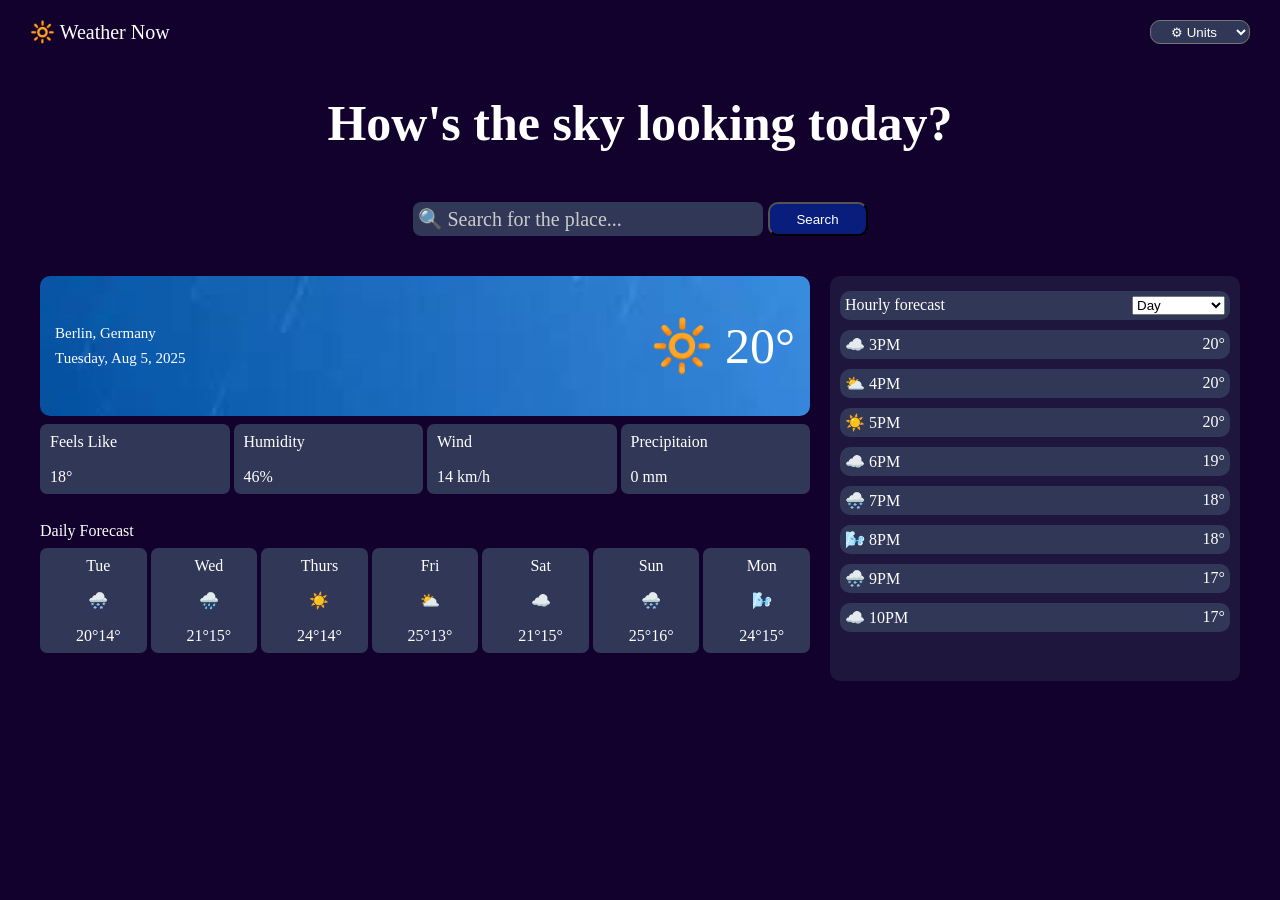
<file: index.html>
<!DOCTYPE html>
<html lang="en">

<head>
    <meta charset="UTF-8">
    <meta name="viewport" content="width=device-width, initial-scale=1.0">
    <title>Assignment_2</title>
    <link rel="stylesheet" href="index.css">
</head>

<body>
    <section class="hero-container">

        <div class="lvl1-item">
            <div class="lvl2-item">🔆 Weather Now</div>
            <select id="units" class="lvl2-item">
                <option value="" disabled selected>⚙ Units</option>
                <option value="celsius">Celsius</option>
                <option value="fahrenheit">Fahrenheit</option>
            </select>
        </div>

        <h2 class="lvl1-item">How's the sky looking today?</h2>

        <div class="lvl1-item">
            <div class="search">
                🔍 Search for the place...
            </div>
            <button class="search-btn">Search</button>
        </div>

    </section>



    <section class="content-container">

        <div class="left-item">

            <div class="lvl2-item1">
                <div>
                    <p>Berlin, Germany</p>
                    <p>Tuesday, Aug 5, 2025</p>
                </div>
                <div class="temperature">🔆 20°</div>
            </div>

            <div class="lvl2-item2">
                <div class="lvl3-item">
                    <div>Feels Like</div>
                    <div>18°</div>
                </div>
                <div class="lvl3-item">
                    <div>Humidity</div>
                    <div>46%</div>
                </div>
                <div class="lvl3-item">
                    <div>Wind</div>
                    <div>14 km/h</div>
                </div>
                <div class="lvl3-item">
                    <div>Precipitaion</div>
                    <div>0 mm</div>
                </div>
            </div>

            <div class="lvl2-item3">
                <div class="lvl3-title">Daily Forecast</div>
                <div class="lvl3-content">
                    <div class="lvl3-item">
                        <div>Tue</div>
                        <div>🌨️</div>
                        <div><span>20°</span><span>14°</span></div>
                    </div>
                    <div class="lvl3-item">
                        <div>Wed</div>
                        <div>🌧️</div>
                        <div><span>21°</span><span>15°</span></div>
                    </div>
                    <div class="lvl3-item">
                        <div>Thurs</div>
                        <div>☀️</div>
                        <div><span>24°</span><span>14°</span></div>
                    </div>
                    <div class="lvl3-item">
                        <div>Fri</div>
                        <div>⛅️</div>
                        <div><span>25°</span><span>13°</span></div>
                    </div>
                    <div class="lvl3-item">
                        <div>Sat</div>
                        <div>☁️</div>
                        <div><span>21°</span><span>15°</span></div>
                    </div>
                    <div class="lvl3-item">
                        <div>Sun</div>
                        <div>🌨️</div>
                        <div><span>25°</span><span>16°</span></div>
                    </div>
                    <div class="lvl3-item">
                        <div>Mon</div>
                        <div>🌬️</div>
                        <div><span>24°</span><span>15°</span></div>
                    </div>

                </div>
            </div>
        </div>


        <aside class="right-item">
            <div class="lvl2-item">
                Hourly forecast
                <select id="day">
                    <option value="" disabled selected>Day</option>
                    <option value="Saturday">Saturday</option>
                    <option value="Sunday">Sunday</option>
                    <option value="Monday">Monday</option>
                    <option value="Tuesday">Tuesday</option>
                    <option value="Wednesday">Wednesday</option>
                    <option value="Thusday">Thusday</option>
                    <option value="Friday">Friday</option>
                </select>
            </div>
            <div class="lvl2-item">
                <span>☁️ 3PM</span>
                <span>20°</span>
            </div>
            <div class="lvl2-item">
                <span>⛅️ 4PM</span>
                <span>20°</span>
            </div>
            <div class="lvl2-item">
                <span>☀️ 5PM</span>
                <span>20°</span>
            </div>
            <div class="lvl2-item">
                <span>☁️ 6PM</span>
                <span>19°</span>
            </div>
            <div class="lvl2-item">
                <span>🌨️ 7PM</span>
                <span>18°</span>
            </div>
            <div class="lvl2-item">
                <span>🌬️ 8PM</span>
                <span>18°</span>
            </div>
            <div class="lvl2-item">
                <span>🌨️ 9PM</span>
                <span>17°</span>
            </div>
            <div class="lvl2-item">
                <span>☁️ 10PM</span>
                <span>17°</span>
            </div>
            </div>
        </aside>
    </section>
</body>

</html>
</file>
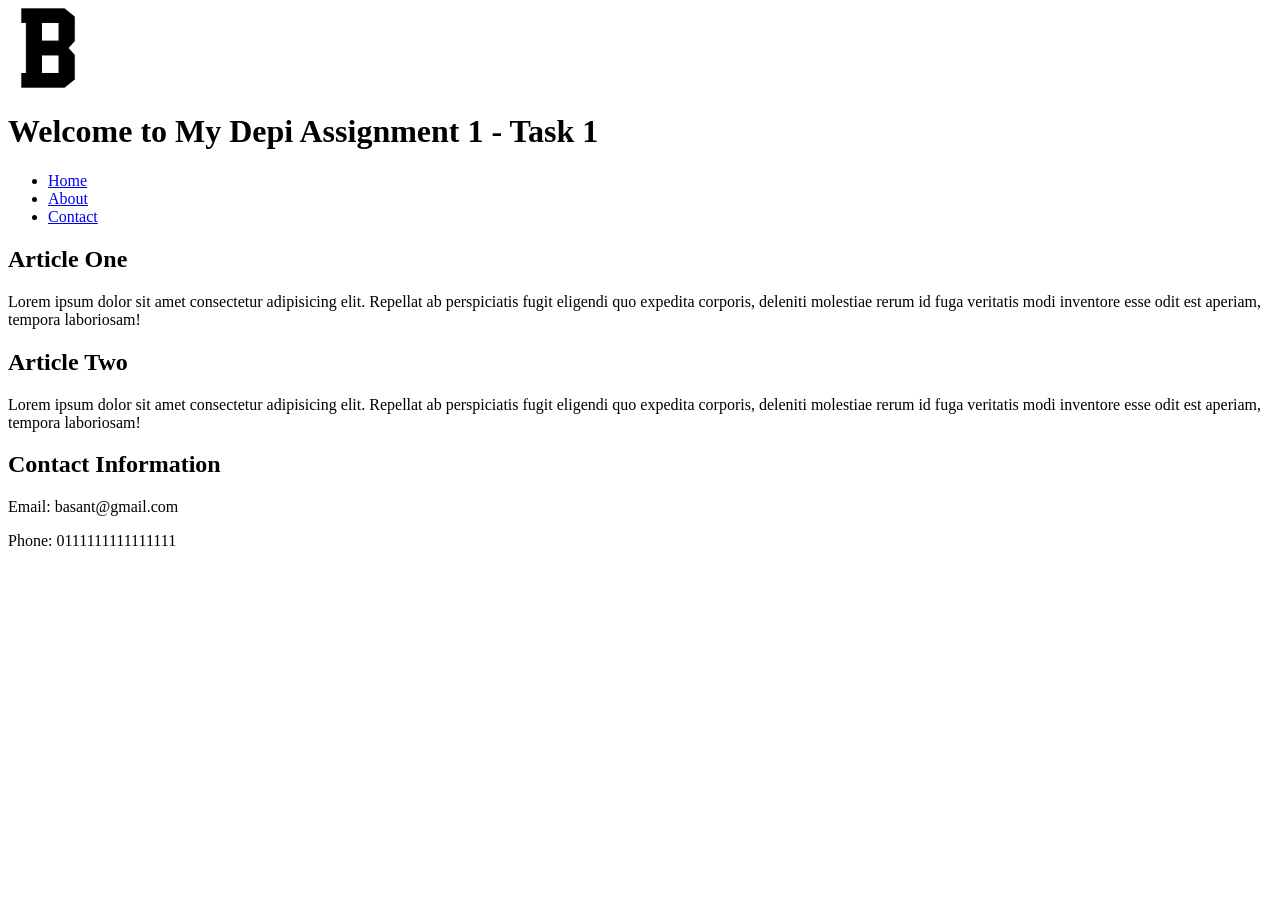
<file: task1.html>
<!DOCTYPE html>
<html lang="en">
<head>
  <meta charset="UTF-8">
  <title>Task 1</title>
</head>
<body>

  <header>
    <img src="Logo.png" alt="My Logo" width="80">
    <h1>Welcome to My Depi Assignment 1 - Task 1</h1>
    <nav>
      <ul>
        <li><a href="#">Home</a></li>
        <li><a href="#">About</a></li>
        <li><a href="#">Contact</a></li>
      </ul>
    </nav>
  </header>

  <main>
    <section class="articles">
      <article>
        <h2>Article One</h2>
        <p>Lorem ipsum dolor sit amet consectetur adipisicing elit. Repellat ab perspiciatis fugit eligendi quo expedita corporis, deleniti molestiae rerum id fuga veritatis modi inventore esse odit est aperiam, tempora laboriosam!</p>
      </article>

      <article>
        <h2>Article Two</h2>
        <p>Lorem ipsum dolor sit amet consectetur adipisicing elit. Repellat ab perspiciatis fugit eligendi quo expedita corporis, deleniti molestiae rerum id fuga veritatis modi inventore esse odit est aperiam, tempora laboriosam!</p>
      </article>
    </section>
  </main>


  <footer>
    <h2>Contact Information</h2>
    <p>Email: basant@gmail.com</p>
    <p>Phone: 0111111111111111</p>
  </footer>

</body>
</html>
</file>
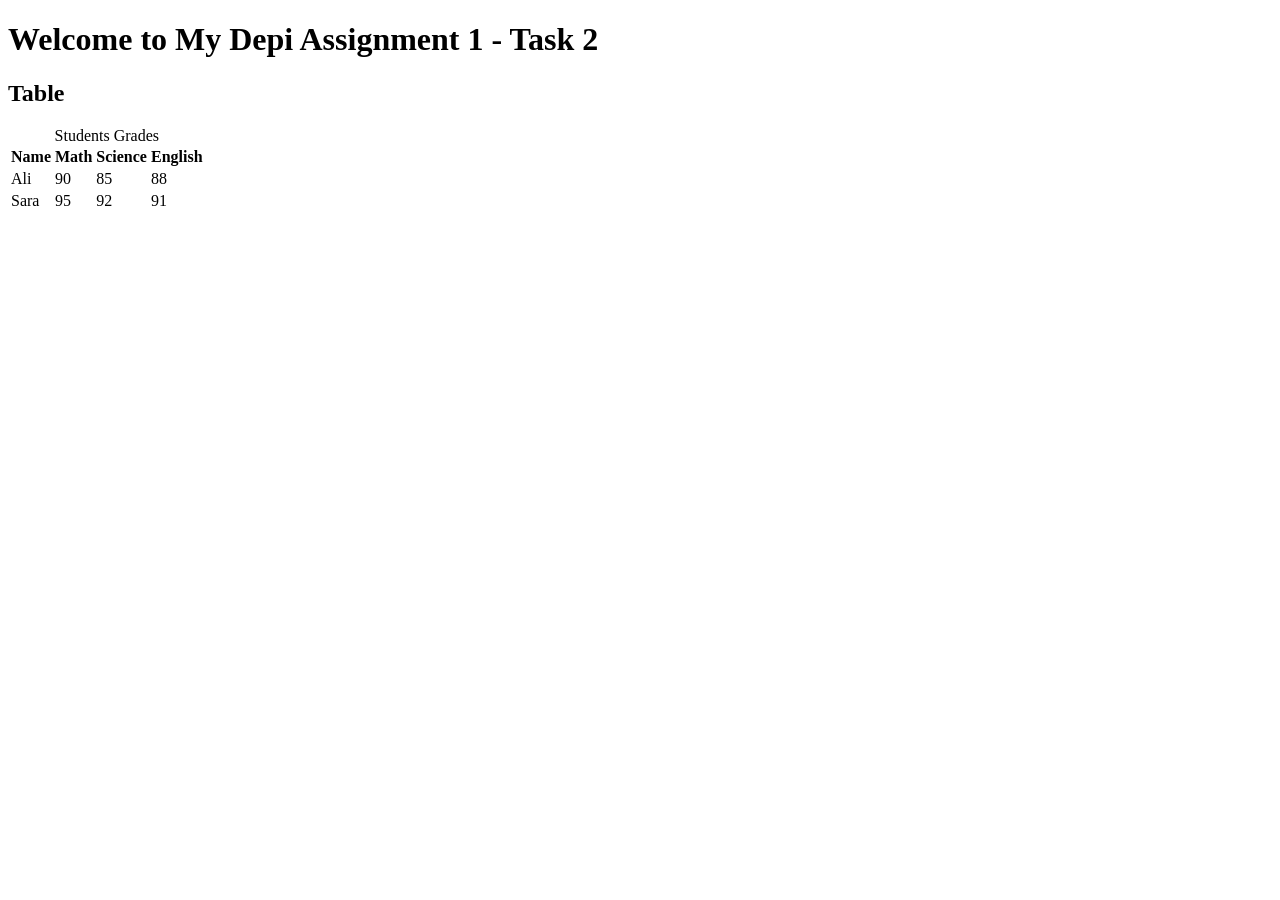
<file: task2.html>
<!DOCTYPE html>
<html lang="en">
<head>
    <meta charset="UTF-8">
    <title>Task 2</title>
</head>
<body>
    <header>
        <h1>Welcome to My Depi Assignment 1 - Task 2</h1>
    </header>
    <main>
        <section class="students_grades">
            <h2>Table</h2>
            <table>
                <caption>Students Grades</caption>
                <thead>
                    <tr>
                        <th>Name</th>
                        <th>Math</th>
                        <th>Science</th>
                        <th>English</th>
                    </tr>
                </thead>
                <tbody>
                    <tr>
                        <td>Ali</td>
                        <td>90</td>
                        <td>85</td>
                        <td>88</td>
                    </tr>
                    <tr>
                        <td>Sara</td>
                        <td>95</td>
                        <td>92</td>
                        <td>91</td>
                    </tr>
                </tbody>
            </table>
        </section>
    </main>
</body>
</file>
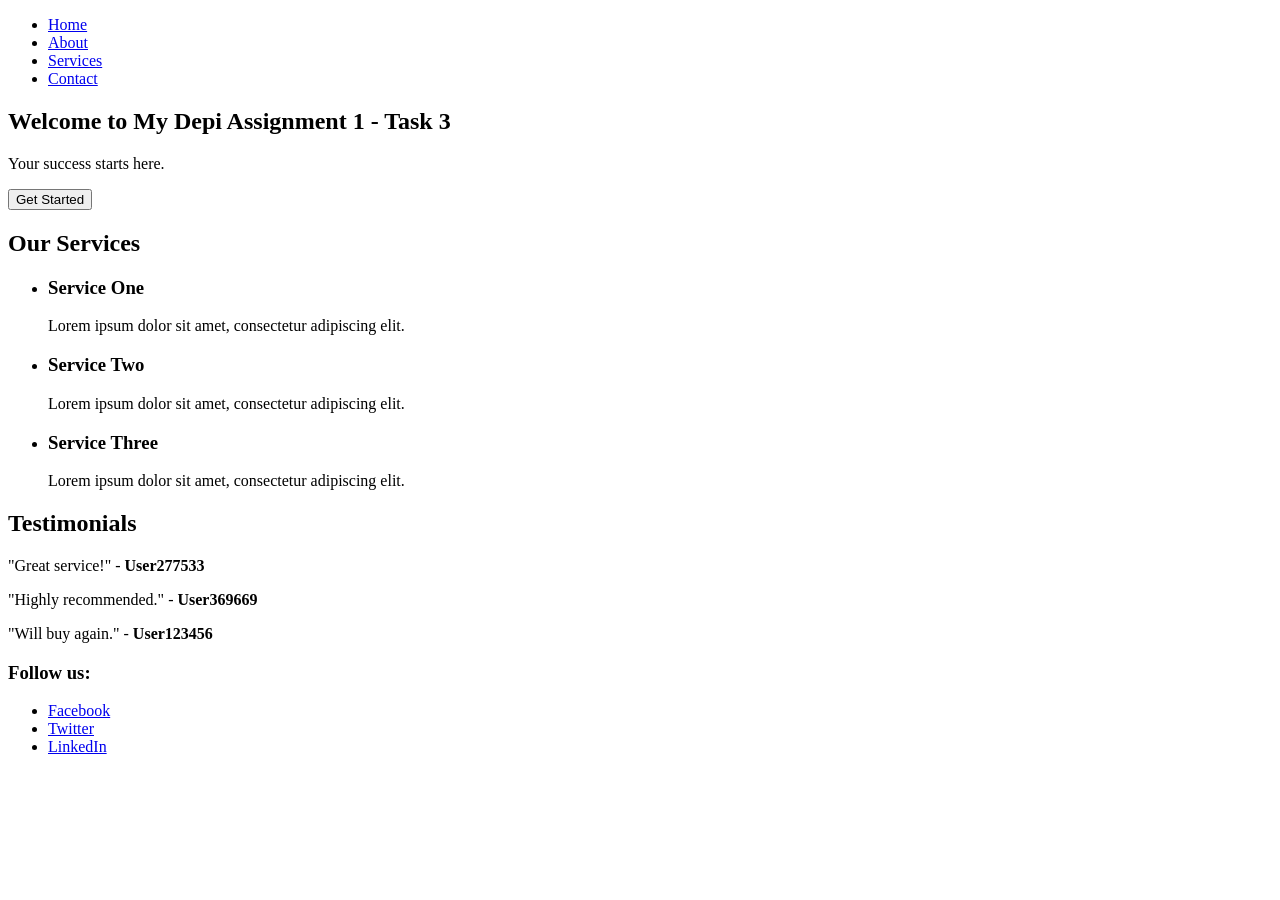
<file: task3.html>
<!DOCTYPE html>
<html lang="en">
<head>
  <meta charset="UTF-8">
  <title>Landing Page</title>
</head>
<body>

  <header>
    <nav>
      <ul>
        <li><a href="#">Home</a></li>
        <li><a href="#">About</a></li>
        <li><a href="#">Services</a></li>
        <li><a href="#">Contact</a></li>
      </ul>
    </nav>
  </header>

  <main>
    <section class="hero">
      <h1>Welcome to My Depi Assignment 1 - Task 3</h1>
      <p>Your success starts here.</p>
      <button>Get Started</button>
    </section>

    <section class="services">
      <h2>Our Services</h2>
      <ul>
        <li>
          <article>
            <h3>Service One</h3>
            <p>Lorem ipsum dolor sit amet, consectetur adipiscing elit.</p>
          </article>
        </li>
        <li>
          <article>
            <h3>Service Two</h3>
            <p>Lorem ipsum dolor sit amet, consectetur adipiscing elit.</p>
          </article>
        </li>
        <li>
          <article>
            <h3>Service Three</h3>
            <p>Lorem ipsum dolor sit amet, consectetur adipiscing elit.</p>
          </article>
        </li>
      </ul>

    <section class="testimonials">
      <h2>Testimonials</h2>
      <div>
        <article>
          <p>"Great service!" - <b>User277533</b></p>
        </article>
        <article>
          <p>"Highly recommended." - <b>User369669</b></p>
        </article>
        <article>
          <p>"Will buy again." - <b>User123456</b></p>
      </div>
    </section>
  </main>

  <footer>
      <h3>Follow us:</h3>
    <ul>
      <li><a href="https://www.facebook.com">Facebook</a></li>
      <li><a href="https://www.twitter.com">Twitter</a></li>
      <li><a href="https://www.linkedin.com">LinkedIn</a></li>
    </ul>
  </footer>

</body>
</html>
</file>
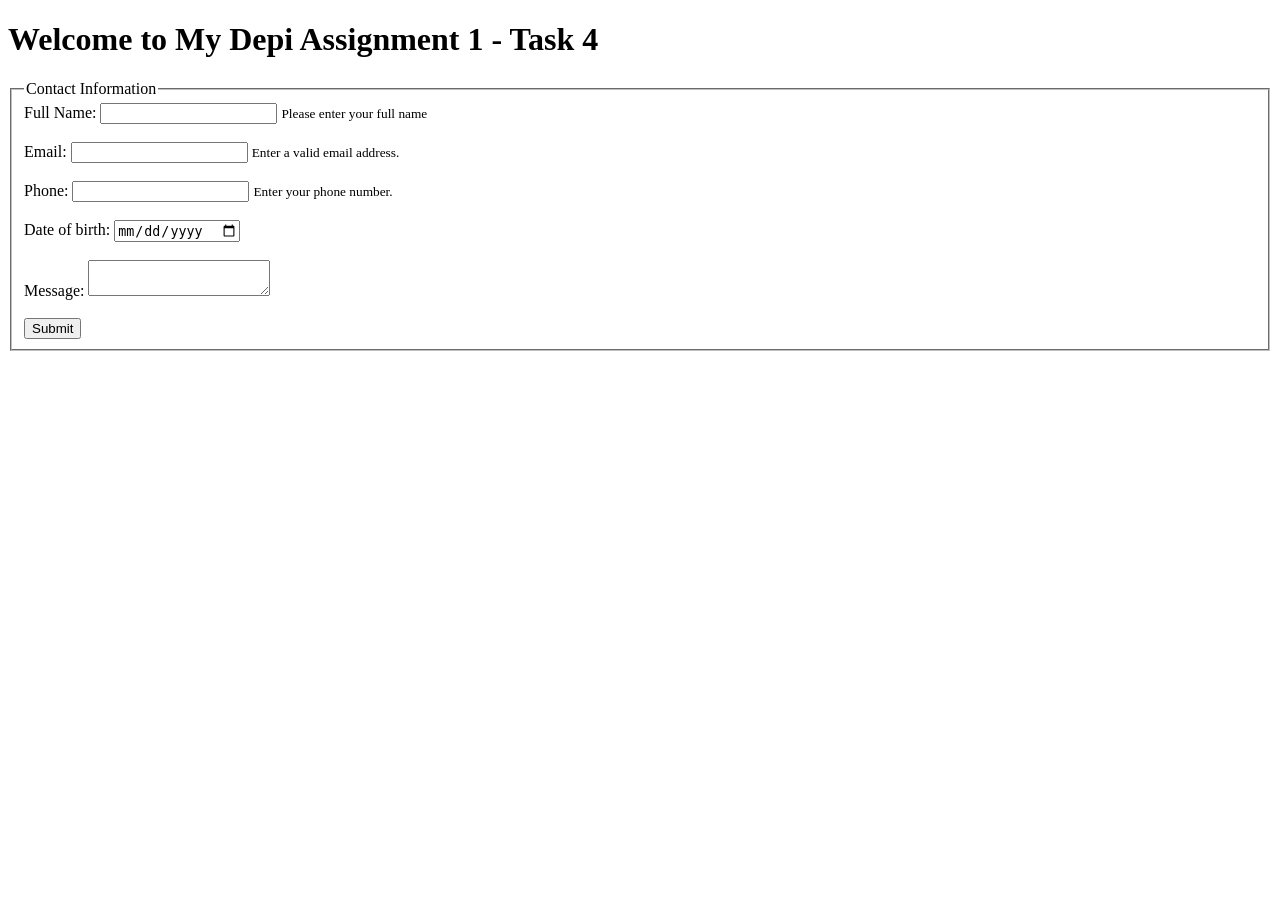
<file: task4.html>
<!DOCTYPE html>
<html lang="en">
<head>
  <meta charset="UTF-8">
  <title>Task 4</title>
</head>
<body>
    <h1>Welcome to My Depi Assignment 1 - Task 4</h1>
    <form>
      <fieldset>
        <legend>Contact Information</legend>
        
        <div>
            <label for="fullname">Full Name:</label>
            <input 
                type="text" 
                id="fullname" 
                name="fullname" 
                required 
                aria-required="true"
                aria-describedby="fullname-help">
            <small id="fullname-help">Please enter your full name</small>
            <br><br>
        </div>

        <div>
            <label for="email">Email:</label>
            <input 
              type="email" 
              id="email" 
              name="email"
              required
              pattern="^[^@\s]+@[^@\s]+\.[^@\s]+$"
              aria-required="true"
              aria-describedby="emailHelp"
              aria-invalid="false"
            >
            <small id="emailHelp">Enter a valid email address.</small>
        
            <br><br>
        </div>
        
        <div>
            <label for="phone">Phone:</label>
            <input 
              type="tel" 
              id="phone" 
              name="phone"
              required
              pattern="[0-9]{3}-[0-9]{3}-[0-9]{4}"
              aria-required="true"
              aria-describedby="phone-help"
              aria-invalid="false"
            >
            <small id="phoneHelp">Enter your phone number.</small>
            
            <br><br>
        </div>

        <div>
            <label for="dob">Date of birth:</label>
            <input type="date" id="dob" name="dob" 
            required
            aria-required="true"
            aria-invalid="false"
            >
            <br><br>
        </div>

        <div>  
            <label for="message">Message:</label>
            <textarea id="message" name="message"></textarea>
            <br><br> 
        </div>
    
        <button type="submit">Submit</button>
      </fieldset>
    </form>

</body>
</html>
</file>
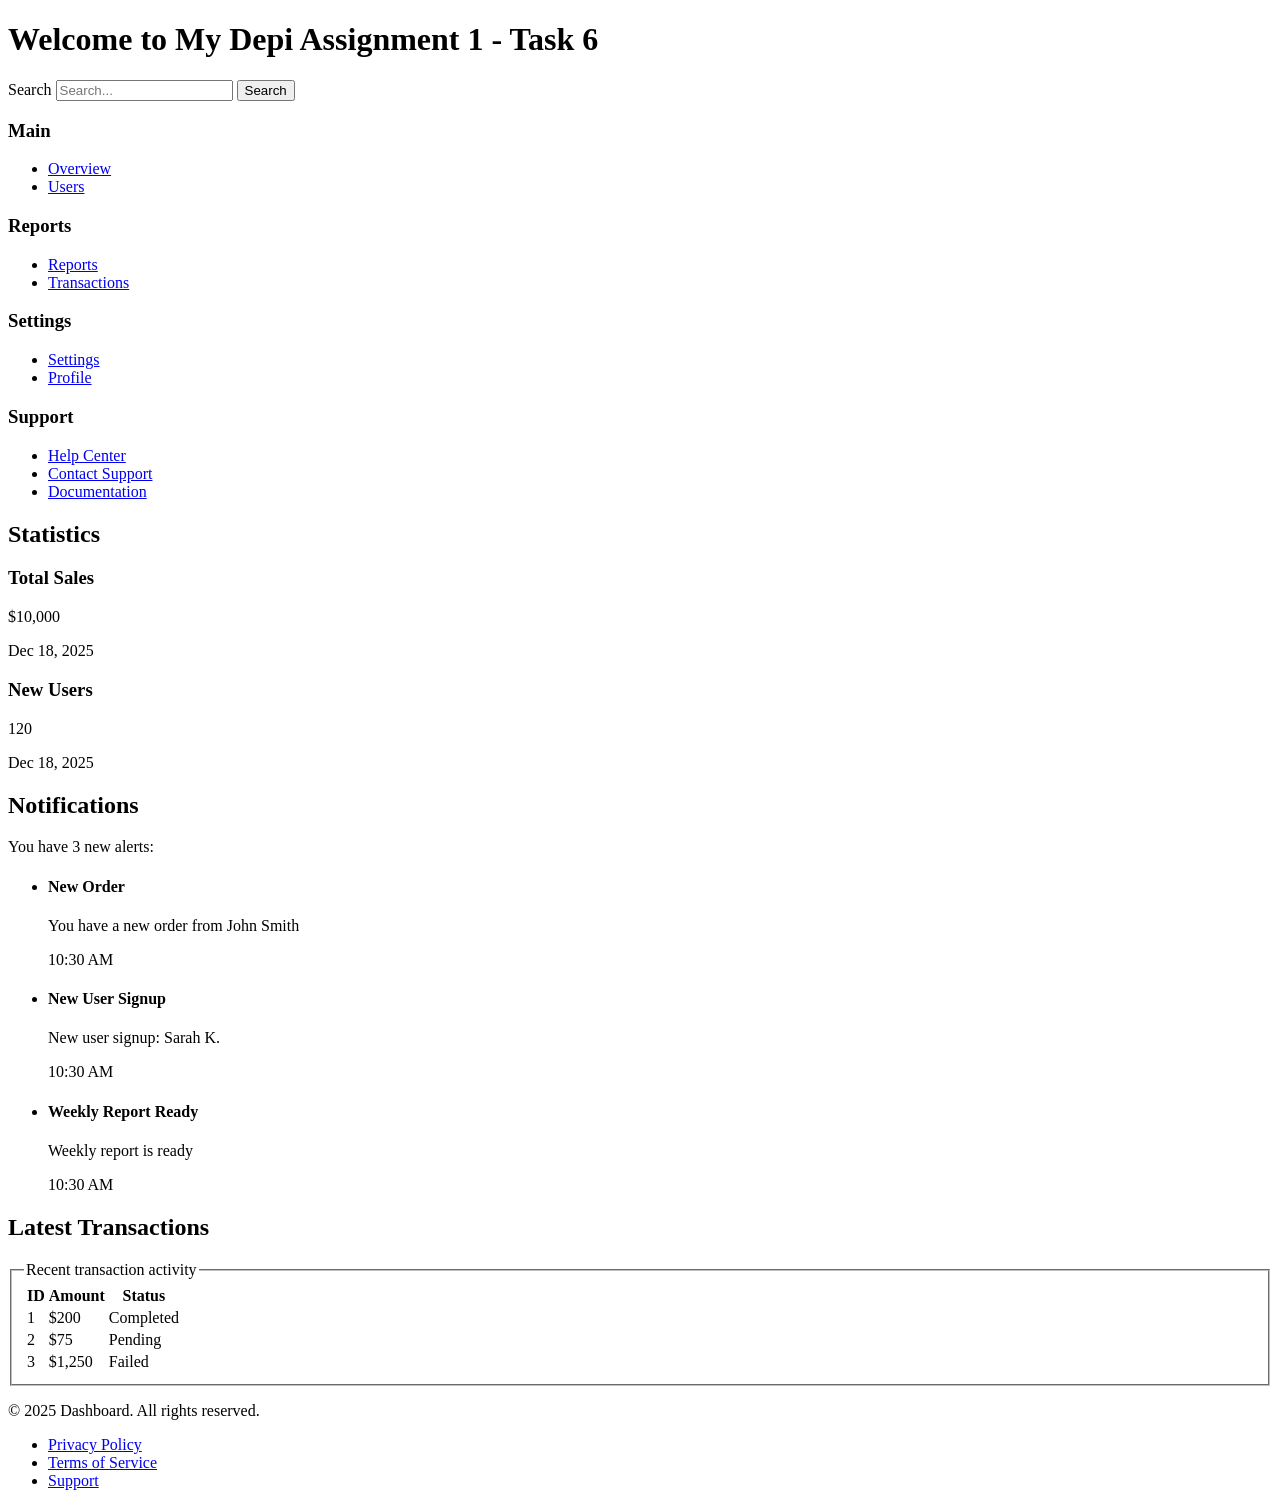
<file: task6.html>
<!DOCTYPE html>
<html lang="en">
<head>
  <meta charset="UTF-8">
  <title>Task 6</title>
  <meta name="viewport" content="width=device-width, initial-scale=1.0">
</head>
<body>
  <header>
    <h1>Welcome to My Depi Assignment 1 - Task 6</h1>
    <form role="search" aria-label="Site search">
      <label for="search">Search</label>
      <input id="search" name="search" type="search" placeholder="Search..." />
      <button type="submit">Search</button>
    </form>
  </header>


  <nav aria-label="Sidebar">
    <h3>Main</h3>
    <ul>
      <li><a href="#overview">Overview</a></li>
      <li><a href="#users">Users</a></li>
    </ul>

    <h3>Reports</h3>
    <ul>
      <li><a href="#reports">Reports</a></li>
      <li><a href="#transactions">Transactions</a></li>
    </ul>

    <h3>Settings</h3>
    <ul>
      <li><a href="#settings">Settings</a></li>
      <li><a href="#profile">Profile</a></li>
    </ul>

    <h3>Support</h3>
      <ul>
          <li><a href="#help">Help Center</a></li>
          <li><a href="#contact">Contact Support</a></li>
          <li><a href="#documentation">Documentation</a></li>
      </ul>
  </nav>

  
  <main id="overview">
    <section aria-labelledby="cards-title">
      <h2 id="cards-title">Statistics</h2>

      <article>
        <h3>Total Sales</h3>
        <p>$10,000</p>
        <p><time datetime="2025-12-18">Dec 18, 2025</time></p>
      </article>

      <article>
        <h3>New Users</h3>
        <p>120</p>
        <p><time datetime="2025-12-18">Dec 18, 2025</time></p>
      </article>
    </section>

    <aside aria-labelledby="notifications-title">
      <h2 id="notifications-title">Notifications</h2>
      <p>You have 3 new alerts:</p>
      <ul>
        <li class="notification">
          <h4>New Order</h4>
            <p>You have a new order from John Smith</p>
            <time datetime="2025-04-15T10:24">10:30 AM</time>
        </li>
        <li class="notification">
          <h4>New User Signup</h4>
            <p>New user signup: Sarah K.</p>
            <time datetime="2025-04-15T10:24">10:30 AM</time>
        </li>
        <li class="notification">
          <h4>Weekly Report Ready</h4>
            <p>Weekly report is ready</p>
            <time datetime="2025-04-15T10:24">10:30 AM</time>
        </li>
      </ul>
    </aside>

    <section id="transactions" aria-labelledby="transactions-title">
      <h2 id="transactions-title">Latest Transactions</h2>
      <fieldset>
        <table>
            <legend>Recent transaction activity</legend>
          <thead>
            <tr>
              <th scope="col">ID</th>
              <th scope="col">Amount</th>
              <th scope="col">Status</th>
            </tr>
          </thead>
          <tbody>
            <tr>
              <td>1</td>
              <td>$200</td>
              <td>Completed</td>
            </tr>
            <tr>
              <td>2</td>
              <td>$75</td>
              <td>Pending</td>
            </tr>
            <tr>
              <td>3</td>
              <td>$1,250</td>
              <td>Failed</td>
            </tr>
          </tbody>
        </table>
      </fieldset>
    </section>

  </main>


  <footer>
        <p>&copy; 2025 Dashboard. All rights reserved.</p>
        <nav aria-label="Footer Navigation">
            <ul>
                <li><a href="#privacy">Privacy Policy</a></li>
                <li><a href="#terms">Terms of Service</a></li>
                <li><a href="#support">Support</a></li>
            </ul>
        </nav>
    </footer>

</body>
</html>
</file>
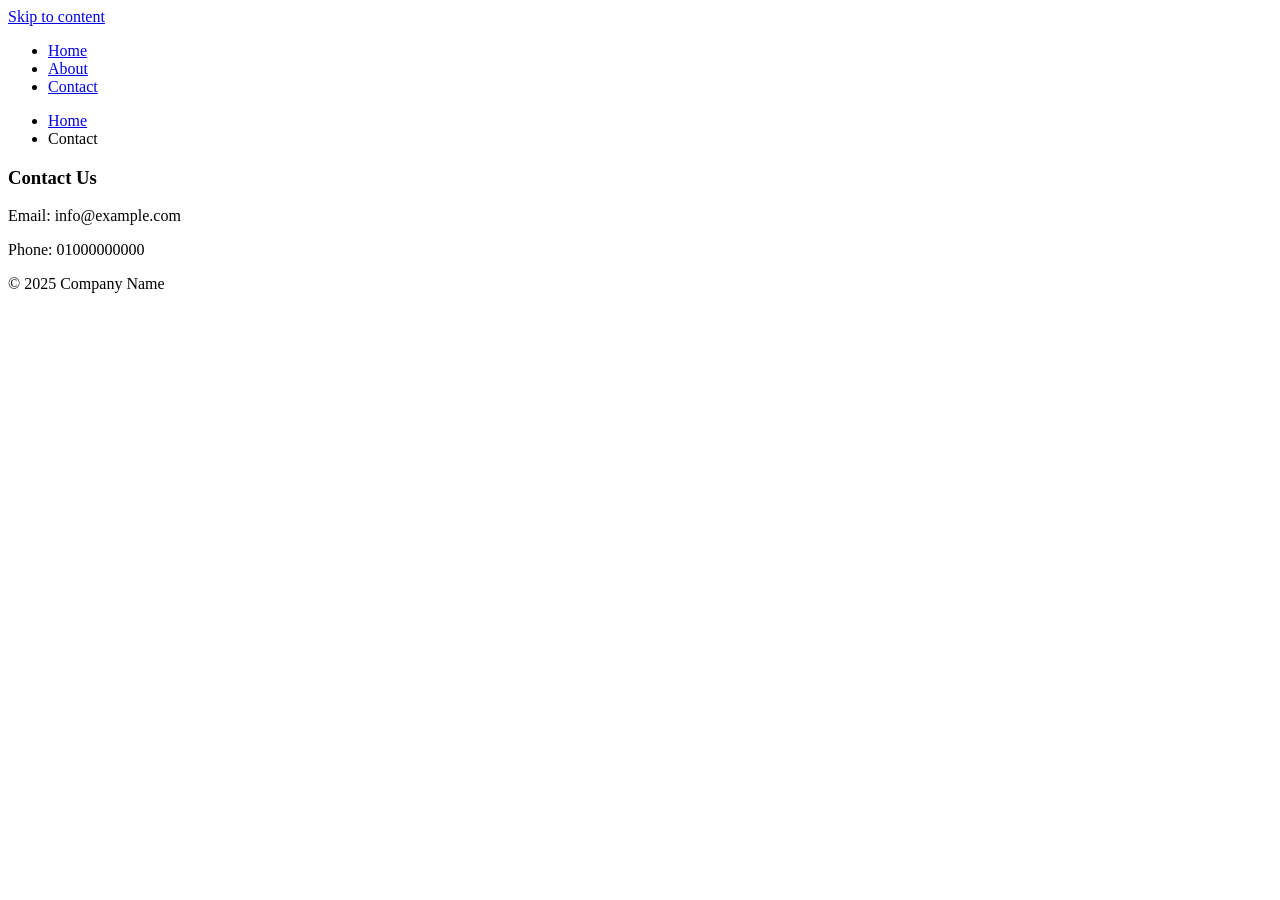
<file: task5/contact.html>
<!DOCTYPE html>
<html lang="en">
<head>
    <meta charset="UTF-8">
    <meta name="description" content="Learn more about our company">
    <meta name="keywords" content="about us, company, vision, mission">
    <meta name="author" content="Basant Eid"> 
    <link rel="canonical" href="https://basantwebsite.com/about.html">  
    <meta property="og:title" content="Task 5 About Page">
    <meta property="og:description" content="Information about our company">
    <meta property="og:image" content="https://basantwebsite.com/images/image.jpg">  
    <meta property="og:url" content="https://basantwebsite.com/about.html">
    <meta property="og:type" content="website">
    
    <title>Contact</title>
</head>
<body>

<a href="#main-content" class="skiplink">Skip to content</a>

<header>
  <nav>
    <ul>
        <li><a href="index.html">Home</a></li>
        <li><a href="about.html">About</a></li>
        <li><a href="contact.html" aria-current="page">Contact</a></li>
    </ul>
  </nav>
</header>

<nav aria-label="Breadcrumb">
  <ul>
    <li><a href="index.html">Home</a></li>
    <li>Contact</li>
  </ul>
</nav>



<main id="main-content">
  <section>
    <article>
      <h1>Contact Us</h1>
      <p>Email: info@example.com</p>
      <p>Phone: 01000000000</p>
    </article>
  </section>
</main>

<footer>
  <p>© 2025 Company Name</p>
</footer>

</body>
</html>
</file>
<file: index.css>
* {
    padding: 0;
    margin: 0;
    box-sizing: border-box;
}

body {
    background-color: #12012c;
    color: white;
}

.hero-container {
    display: flex;
    flex-direction: column;
    flex-wrap: wrap;
    gap: 50px;
    padding: 20px 30px;
    
}

.hero-container .lvl1-item {
    display: flex;
    flex-direction: row;
  justify-content:center;
  font-size: 20px;
}

.hero-container .lvl1-item:nth-child(1) {
    display: flex;
    flex-direction: row;
    justify-content: space-between;
}
.hero-container .lvl1-item:nth-child(2) {
    font-size: 50px;
}

.hero-container .lvl1-item:nth-child(3) {
    display: flex;
    flex-direction: row;
    gap:5px;
}

#units {
    text-align: center;
    background: #303757;
    color: white;
    border-radius: 10px;
    cursor: pointer;
    width: 100px;
}

.search{
    text-align: left;
    background: #303757;
    color: rgb(203, 203, 203);
    padding: 5px ;
    border-radius: 8px;
    cursor: pointer;
    width: 350px;
    cursor:text;
}

.search-btn{
    text-align: center;
    background: #081d7c;
    color: white;
    padding: 5px ;
    border-radius: 10px;
    cursor: pointer;
    width: 100px;
}




.content-container {
    display: flex;
    flex-direction: row;
    flex-wrap: wrap;
    padding: 20px 40px;
    gap:20px

}

.content-container .left-item {
    display: flex;
    flex-direction: column;
    border-radius: 10px;
    width: calc(65% - 10px);
}
.content-container .left-item .lvl2-item1 {
    display: flex;
    flex-direction: row;
    justify-content: space-between;
    border-radius: 10px;
    background-image: url("weather_bg.jfif");
    background-size: cover;
    background-repeat: no-repeat;
    height: 140px;
    color: white;
    align-items: center;
    padding: 15px; 
    font-size: 15px;  
    line-height: 25px; 
}
.temperature{
    font-size: 50px;
}
.content-container .left-item .lvl2-item2 {
    display: flex;
    flex-direction: row;
    padding: 8px 0px;  
    line-height: 35px;
    gap:4px; 
}
.content-container .left-item .lvl2-item2 .lvl3-item{
    background: #303757;
    border-radius: 7px;
    width:calc(25% - 3px);
    padding-left:10px;
}
.content-container .left-item .lvl2-item3 {
    display: flex;
    flex-direction: column;
    padding: 20px 0px;
}
.content-container .left-item .lvl2-item3 .lvl3-content{
    display: flex;
    flex-direction: row;
    padding: 8px 0px;  
    line-height: 35px;
    gap:4px; 
    text-align: center;
}
.content-container .left-item .lvl2-item3 .lvl3-content .lvl3-item{
    background: #303757;
    border-radius: 7px;
    width:calc(25% - 10px);
    padding-left:10px;
}
.content-container .right-item {
    display: flex;
    flex-direction: column;
    background-color: #30375765;
    border-radius: 10px;
    padding: 10px;
    width: calc(35% - 10px);
}
.content-container .right-item .lvl2-item{
    display: flex;
    flex-direction: row;
    justify-content: space-between;
    padding: 5px;
    margin: 5px 0px;
    border-radius: 10px;
    background: #303757;
}
</file>
